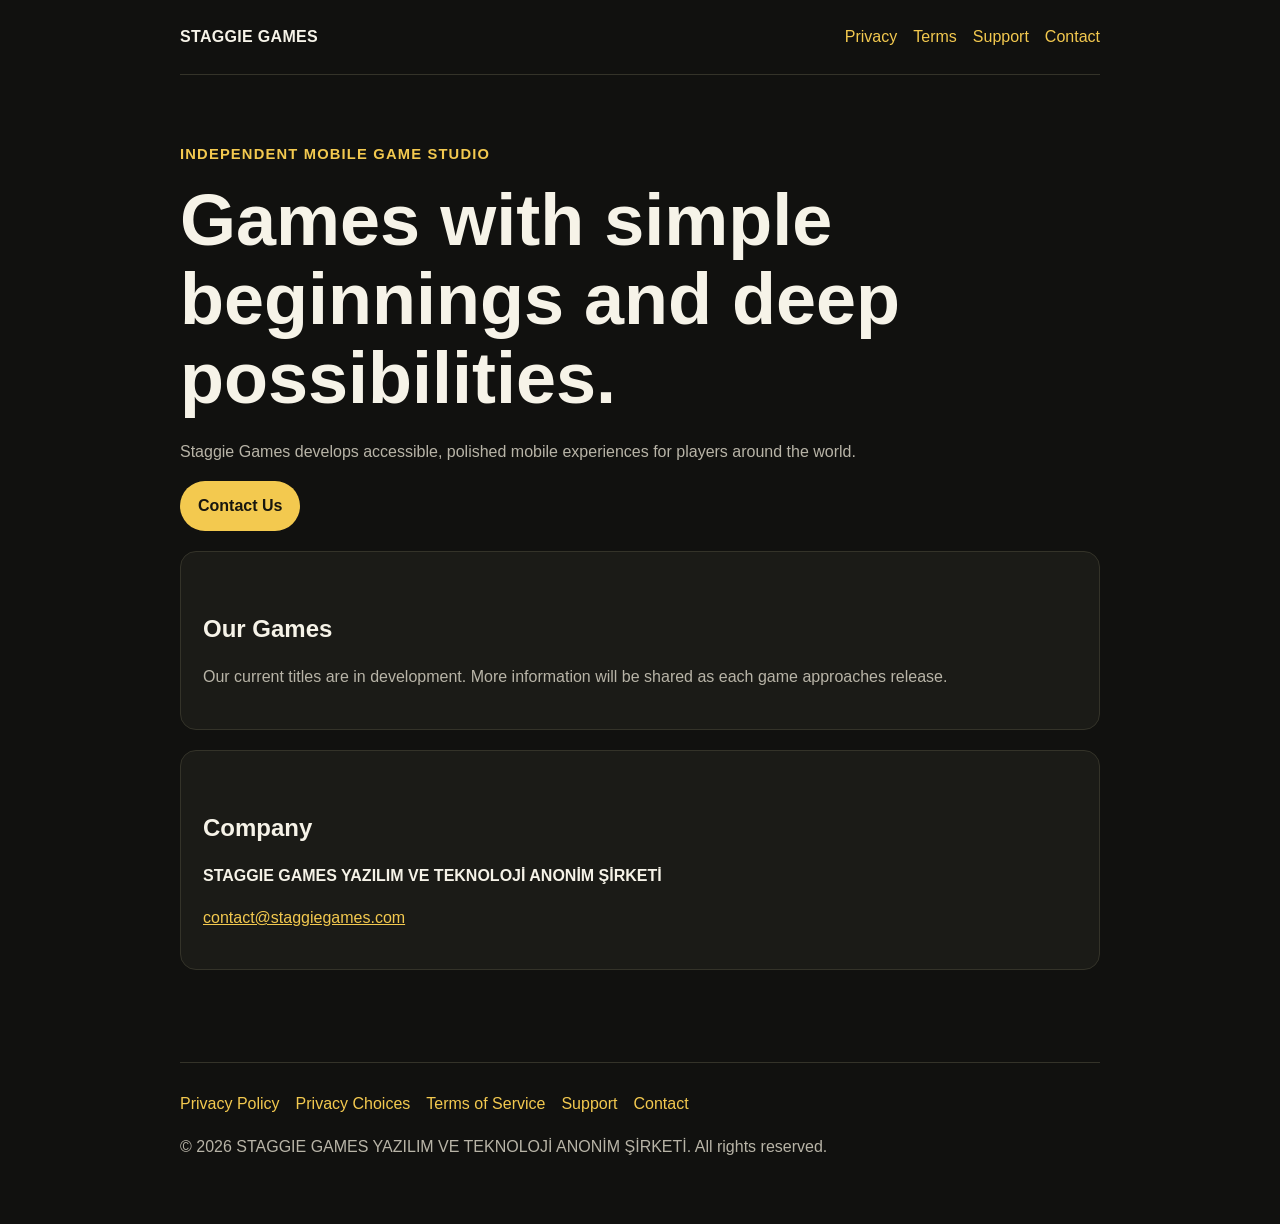
<file: index.html>
<!doctype html>
<html lang="en">
<head>
  <meta charset="utf-8">
  <meta name="viewport" content="width=device-width, initial-scale=1">
  <title>Home | Staggie Games</title>
  <meta name="description" content="Staggie Games mobile game studio.">
  <link rel="stylesheet" href="styles.css">
</head>
<body>

<header>
  <a class="brand" href="index.html">STAGGIE GAMES</a>
  <nav aria-label="Main navigation">
    <a href="privacy.html">Privacy</a>
    <a href="terms.html">Terms</a>
    <a href="support.html">Support</a>
    <a href="contact.html">Contact</a>
  </nav>
</header>

<main>

<section>
  <p class="eyebrow">Independent Mobile Game Studio</p>
  <h1>Games with simple beginnings and deep possibilities.</h1>
  <p>Staggie Games develops accessible, polished mobile experiences for players around the world.</p>
  <p><a class="button" href="mailto:contact@staggiegames.com">Contact Us</a></p>
</section>

<section class="card">
  <h2>Our Games</h2>
  <p>Our current titles are in development. More information will be shared as each game approaches release.</p>
</section>

<section class="card">
  <h2>Company</h2>
  <p><strong>STAGGIE GAMES YAZILIM VE TEKNOLOJİ ANONİM ŞİRKETİ</strong></p>
  <p><a href="mailto:contact@staggiegames.com">contact@staggiegames.com</a></p>
</section>

</main>

<footer>
  <div class="links">
    <a href="privacy.html">Privacy Policy</a>
    <a href="privacy-choices.html">Privacy Choices</a>
    <a href="terms.html">Terms of Service</a>
    <a href="support.html">Support</a>
    <a href="contact.html">Contact</a>
  </div>
  <p>© 2026 STAGGIE GAMES YAZILIM VE TEKNOLOJİ ANONİM ŞİRKETİ. All rights reserved.</p>
</footer>

</body>
</html>
</file>
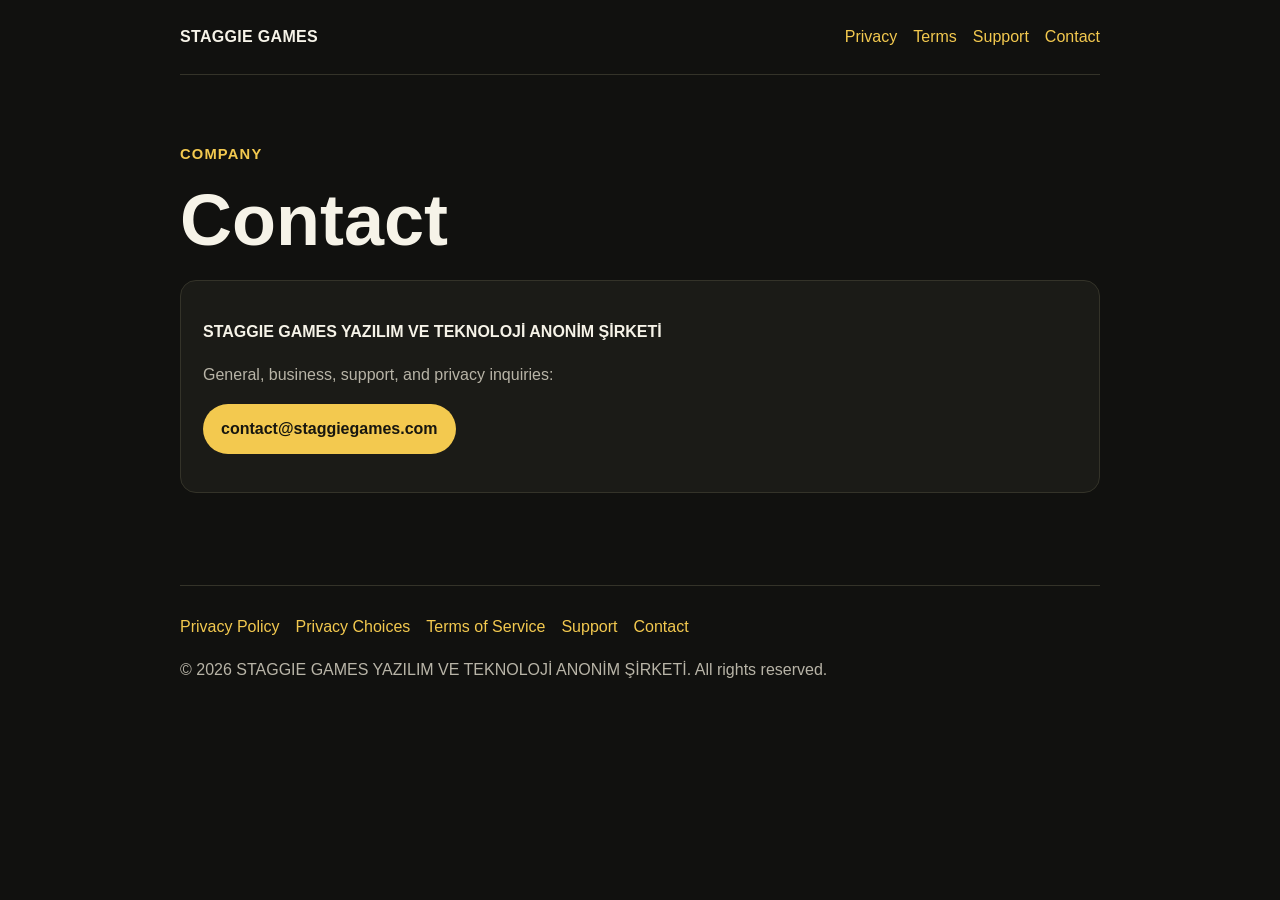
<file: contact.html>
<!doctype html>
<html lang="en">
<head>
  <meta charset="utf-8">
  <meta name="viewport" content="width=device-width, initial-scale=1">
  <title>Contact | Staggie Games</title>
  <meta name="description" content="Contact Staggie Games.">
  <link rel="stylesheet" href="styles.css">
</head>
<body>

<header>
  <a class="brand" href="index.html">STAGGIE GAMES</a>
  <nav aria-label="Main navigation">
    <a href="privacy.html">Privacy</a>
    <a href="terms.html">Terms</a>
    <a href="support.html">Support</a>
    <a href="contact.html">Contact</a>
  </nav>
</header>

<main>

<p class="eyebrow">Company</p>
<h1>Contact</h1>
<section class="card">
  <p><strong>STAGGIE GAMES YAZILIM VE TEKNOLOJİ ANONİM ŞİRKETİ</strong></p>
  <p>General, business, support, and privacy inquiries:</p>
  <p><a class="button" href="mailto:contact@staggiegames.com">contact@staggiegames.com</a></p>
</section>

</main>

<footer>
  <div class="links">
    <a href="privacy.html">Privacy Policy</a>
    <a href="privacy-choices.html">Privacy Choices</a>
    <a href="terms.html">Terms of Service</a>
    <a href="support.html">Support</a>
    <a href="contact.html">Contact</a>
  </div>
  <p>© 2026 STAGGIE GAMES YAZILIM VE TEKNOLOJİ ANONİM ŞİRKETİ. All rights reserved.</p>
</footer>

</body>
</html>
</file>
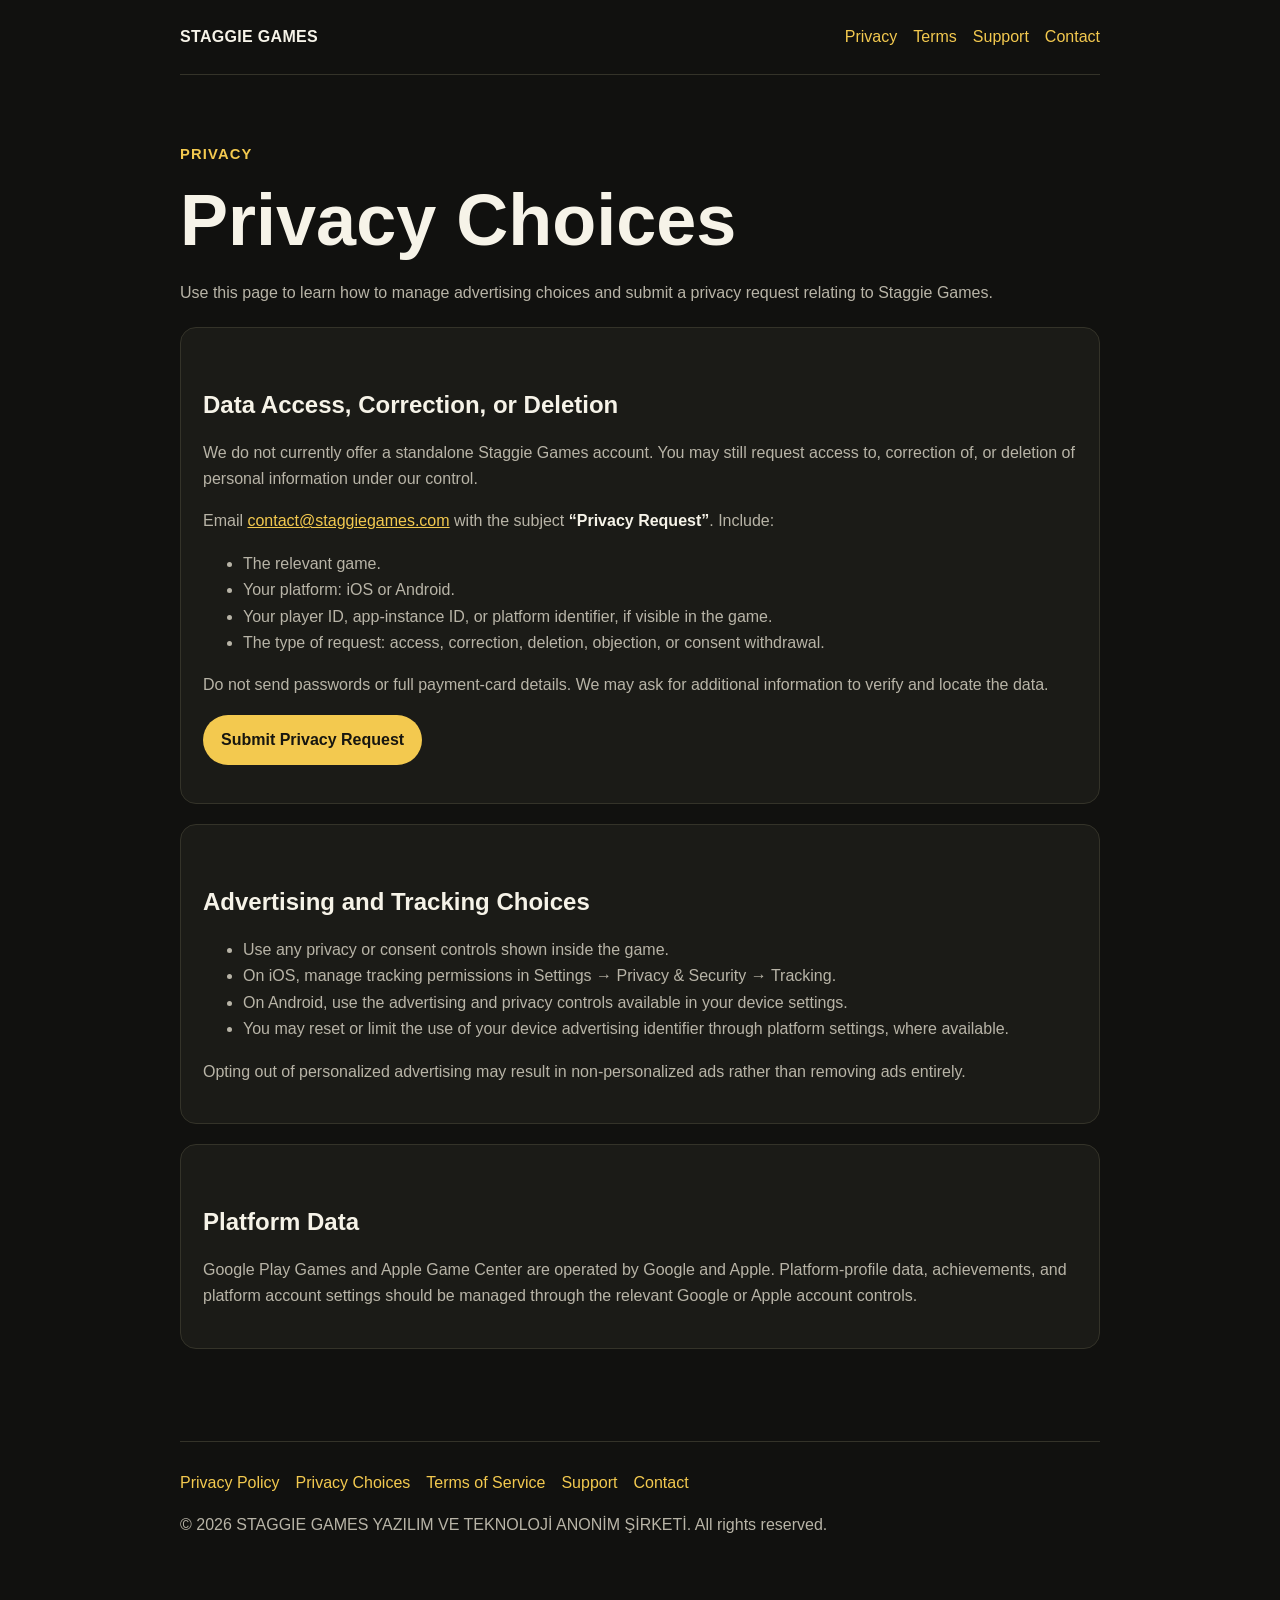
<file: privacy-choices.html>
<!doctype html>
<html lang="en">
<head>
  <meta charset="utf-8">
  <meta name="viewport" content="width=device-width, initial-scale=1">
  <title>Privacy Choices | Staggie Games</title>
  <meta name="description" content="Manage privacy choices and submit data requests to Staggie Games.">
  <link rel="stylesheet" href="styles.css">
</head>
<body>

<header>
  <a class="brand" href="index.html">STAGGIE GAMES</a>
  <nav aria-label="Main navigation">
    <a href="privacy.html">Privacy</a>
    <a href="terms.html">Terms</a>
    <a href="support.html">Support</a>
    <a href="contact.html">Contact</a>
  </nav>
</header>

<main>

<p class="eyebrow">Privacy</p>
<h1>Privacy Choices</h1>
<p>Use this page to learn how to manage advertising choices and submit a privacy request relating to Staggie Games.</p>

<section class="card">
  <h2>Data Access, Correction, or Deletion</h2>
  <p>We do not currently offer a standalone Staggie Games account. You may still request access to, correction of,
  or deletion of personal information under our control.</p>
  <p>Email <a href="mailto:contact@staggiegames.com?subject=Privacy%20Request">contact@staggiegames.com</a> with the subject
  <strong>“Privacy Request”</strong>. Include:</p>
  <ul>
    <li>The relevant game.</li>
    <li>Your platform: iOS or Android.</li>
    <li>Your player ID, app-instance ID, or platform identifier, if visible in the game.</li>
    <li>The type of request: access, correction, deletion, objection, or consent withdrawal.</li>
  </ul>
  <p>Do not send passwords or full payment-card details. We may ask for additional information to verify and locate the data.</p>
  <p><a class="button" href="mailto:contact@staggiegames.com?subject=Privacy%20Request">Submit Privacy Request</a></p>
</section>

<section class="card">
  <h2>Advertising and Tracking Choices</h2>
  <ul>
    <li>Use any privacy or consent controls shown inside the game.</li>
    <li>On iOS, manage tracking permissions in Settings → Privacy &amp; Security → Tracking.</li>
    <li>On Android, use the advertising and privacy controls available in your device settings.</li>
    <li>You may reset or limit the use of your device advertising identifier through platform settings, where available.</li>
  </ul>
  <p>Opting out of personalized advertising may result in non-personalized ads rather than removing ads entirely.</p>
</section>

<section class="card">
  <h2>Platform Data</h2>
  <p>Google Play Games and Apple Game Center are operated by Google and Apple. Platform-profile data, achievements,
  and platform account settings should be managed through the relevant Google or Apple account controls.</p>
</section>

</main>

<footer>
  <div class="links">
    <a href="privacy.html">Privacy Policy</a>
    <a href="privacy-choices.html">Privacy Choices</a>
    <a href="terms.html">Terms of Service</a>
    <a href="support.html">Support</a>
    <a href="contact.html">Contact</a>
  </div>
  <p>© 2026 STAGGIE GAMES YAZILIM VE TEKNOLOJİ ANONİM ŞİRKETİ. All rights reserved.</p>
</footer>

</body>
</html>
</file>
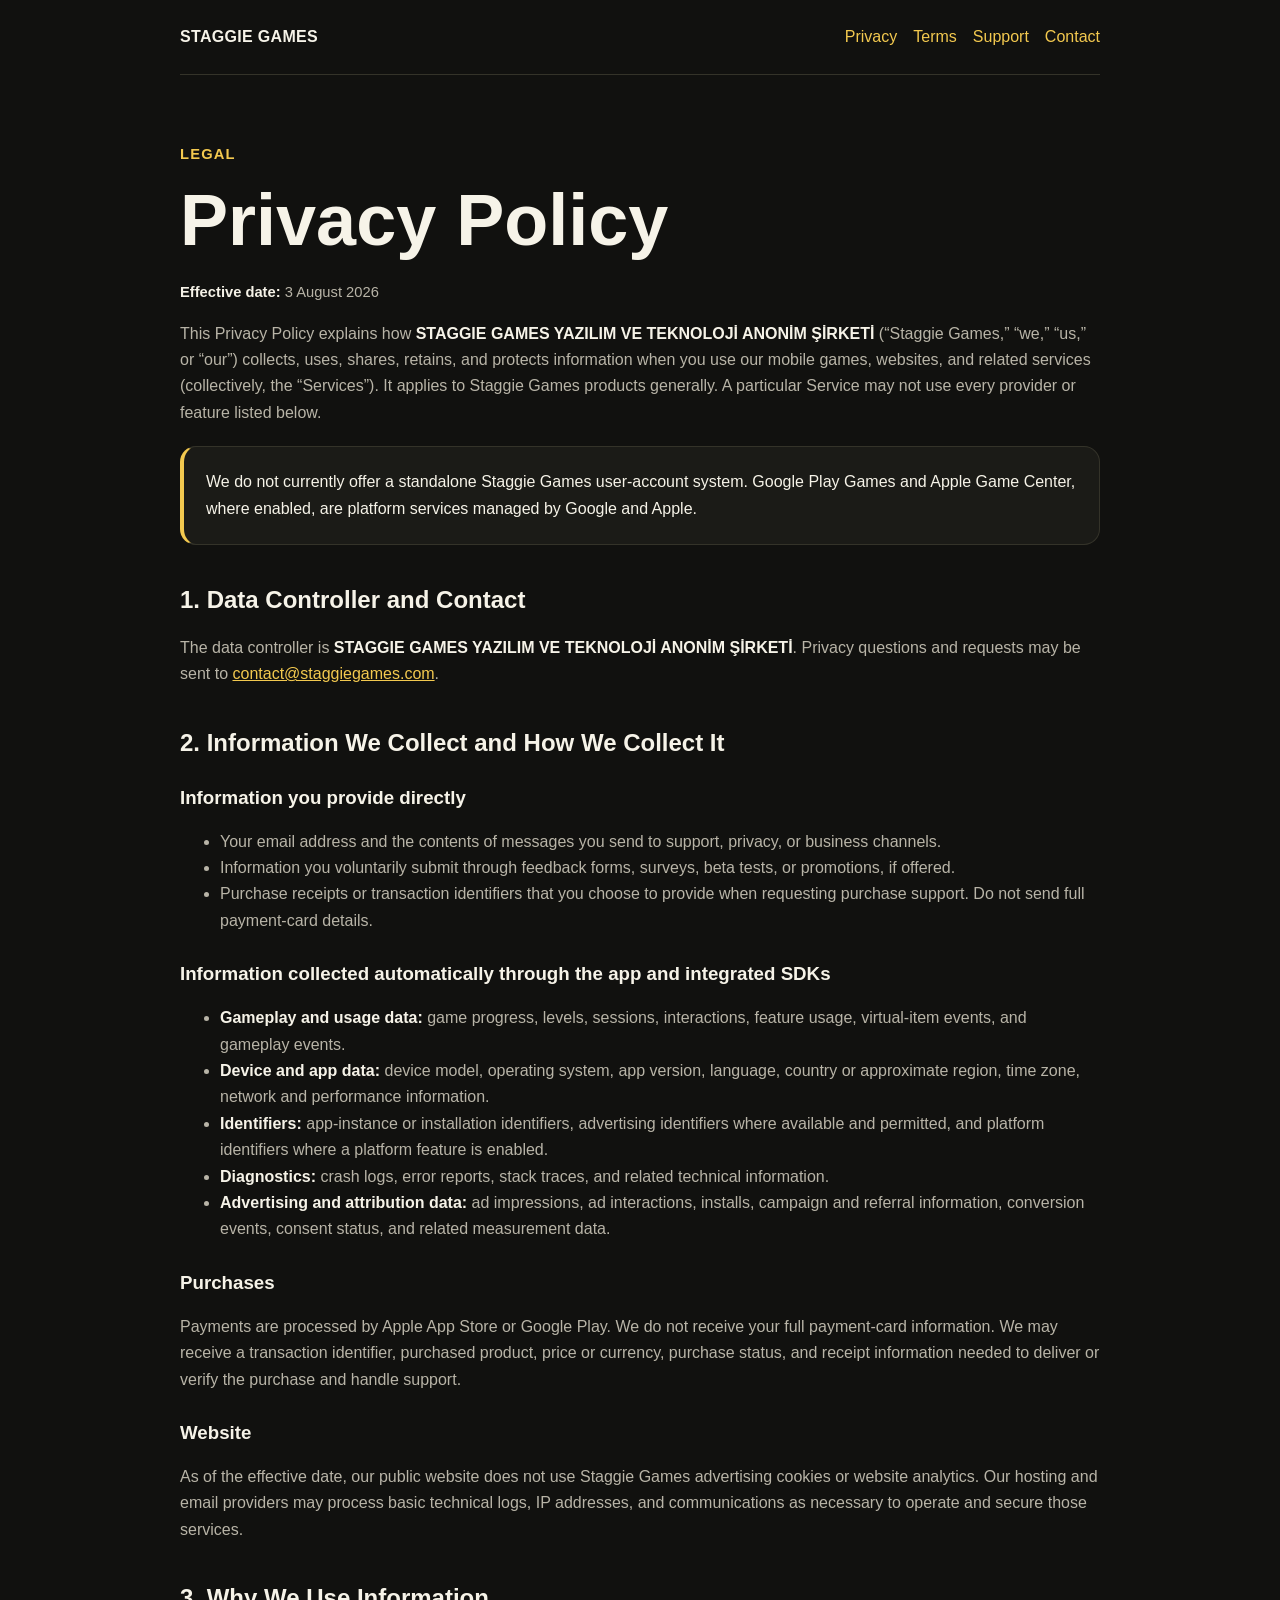
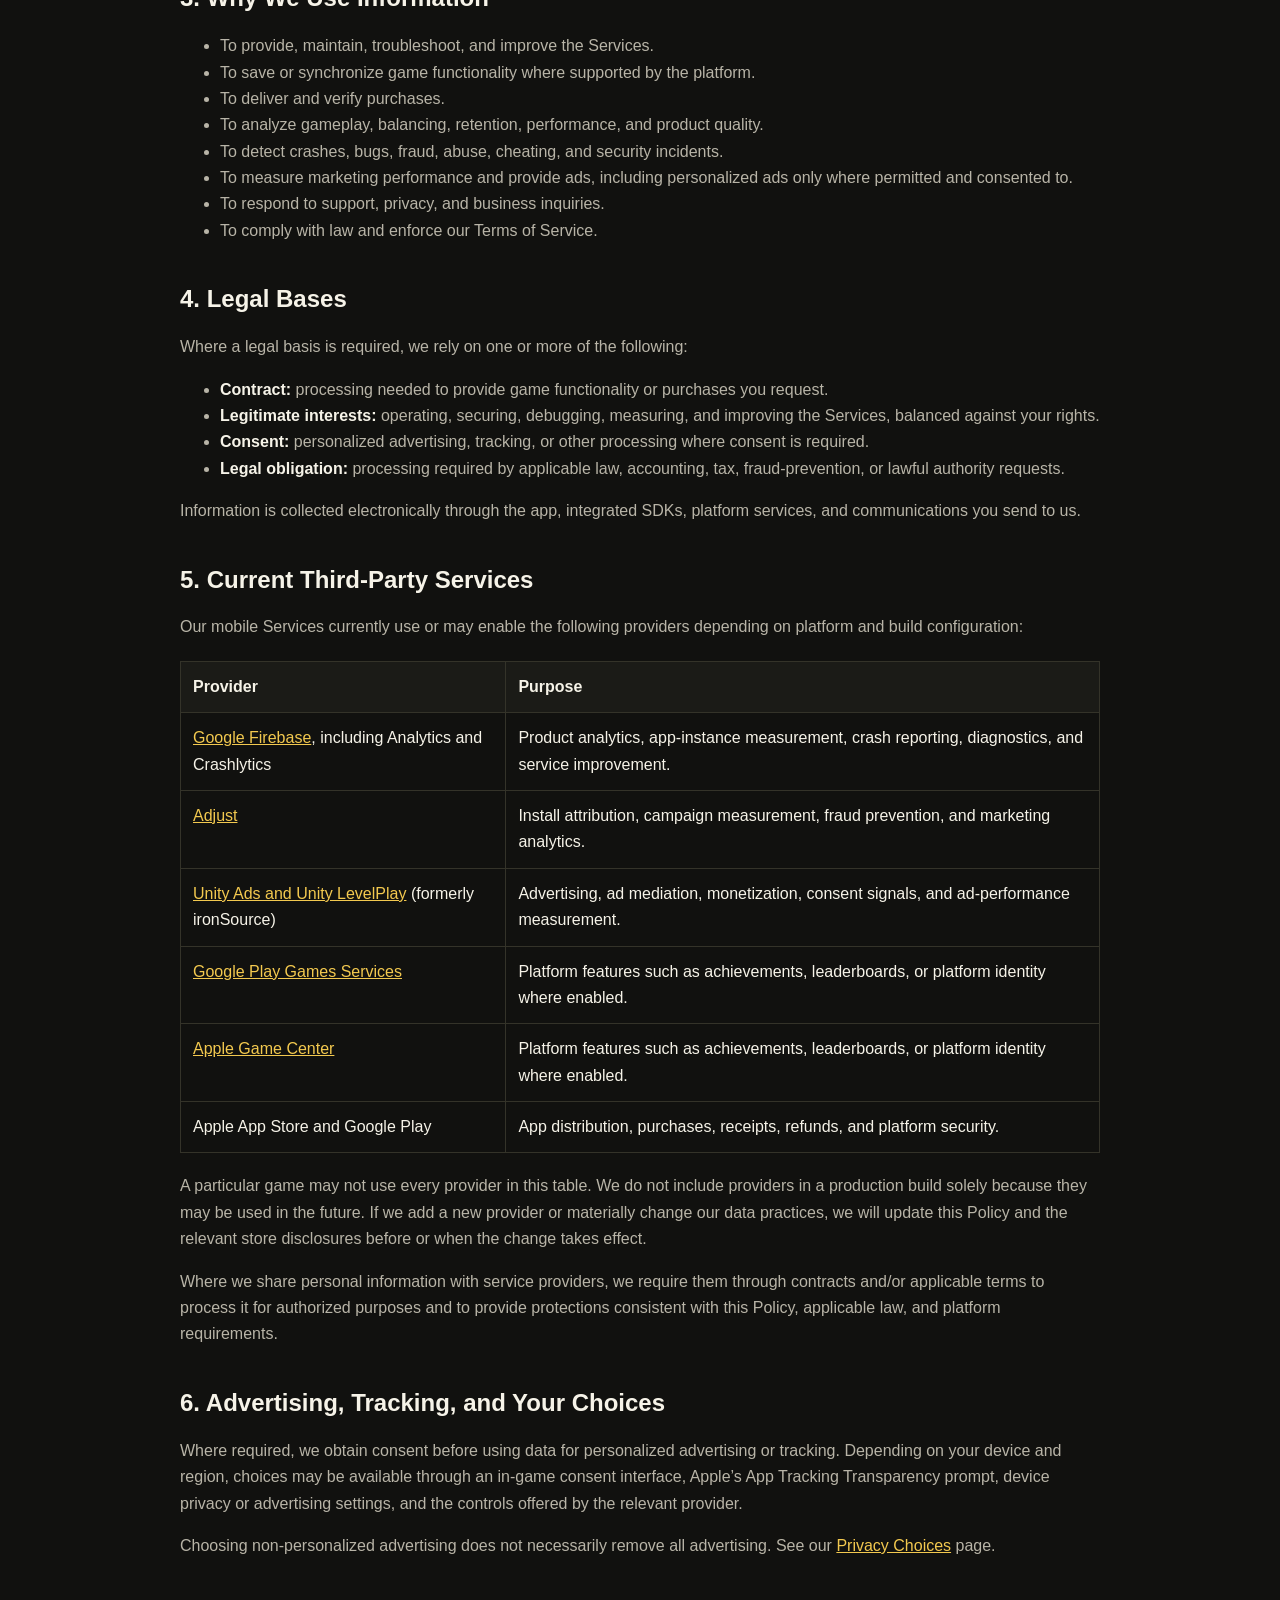
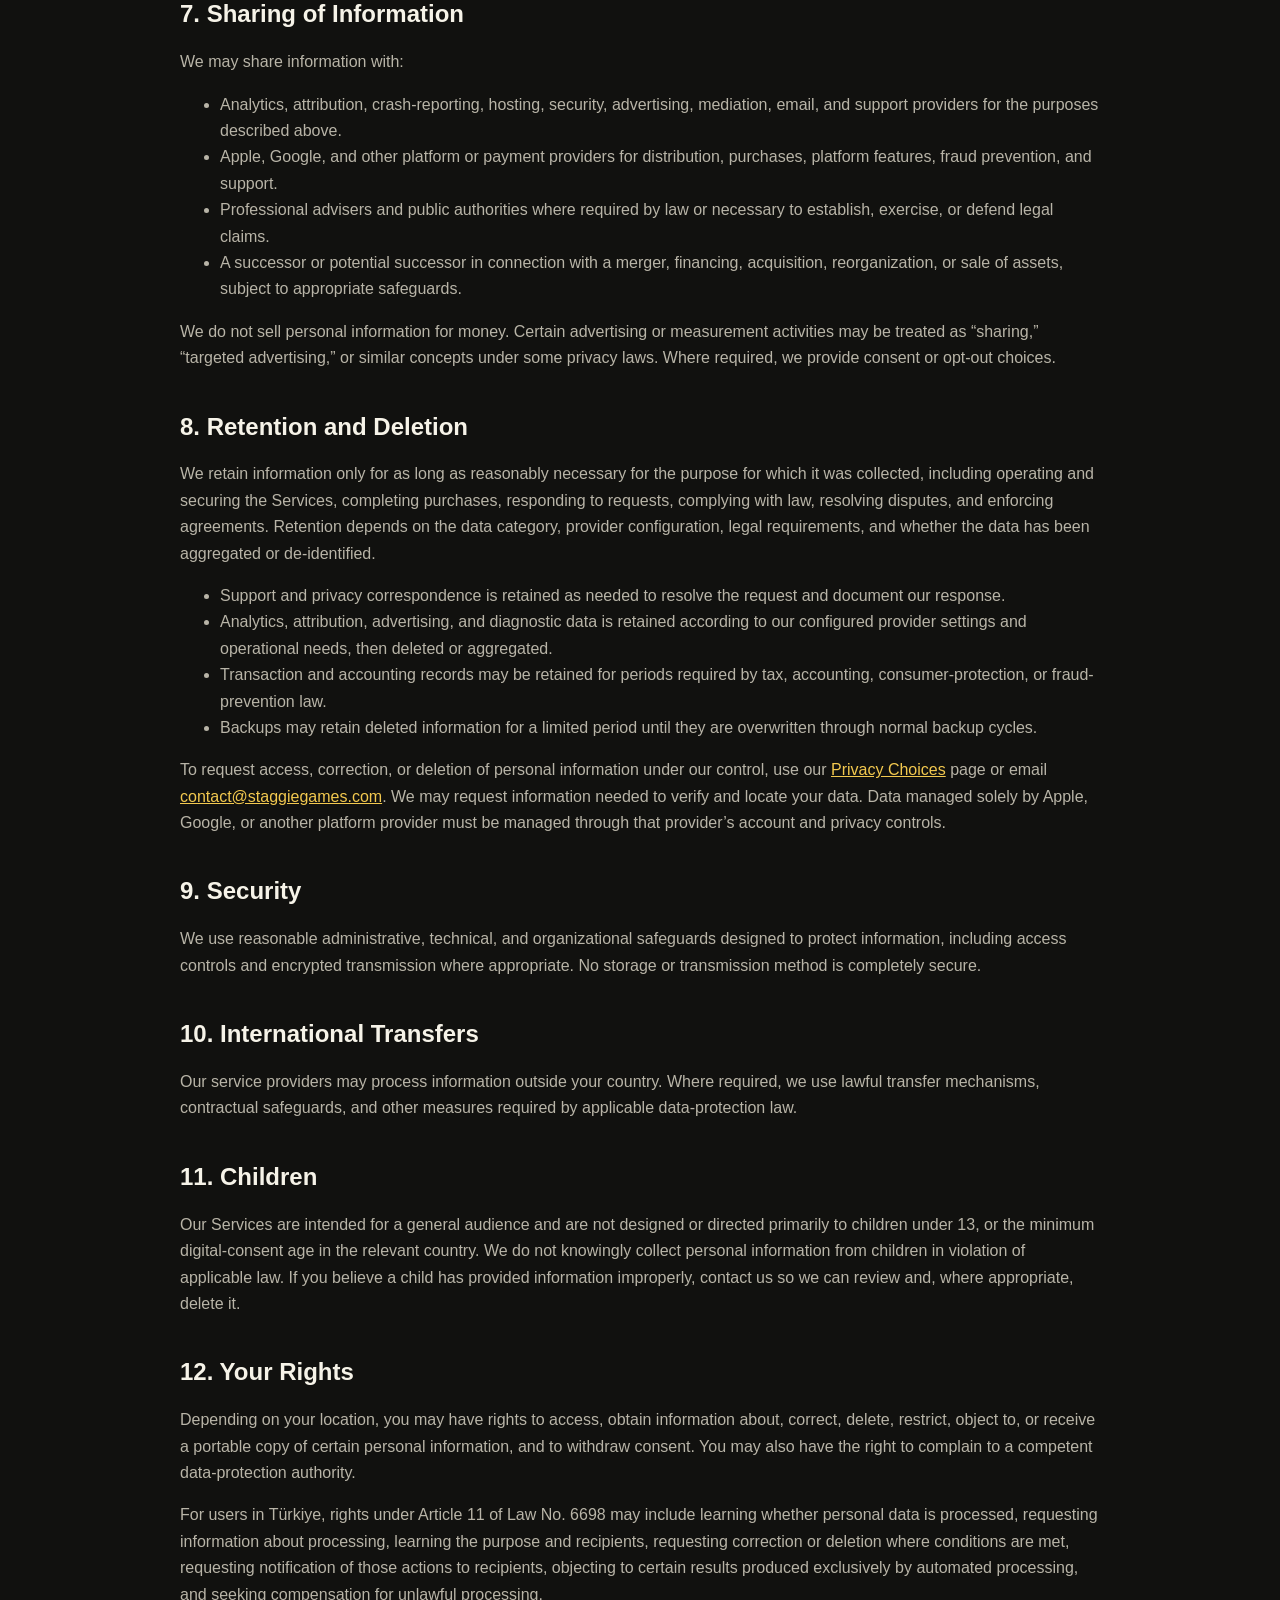
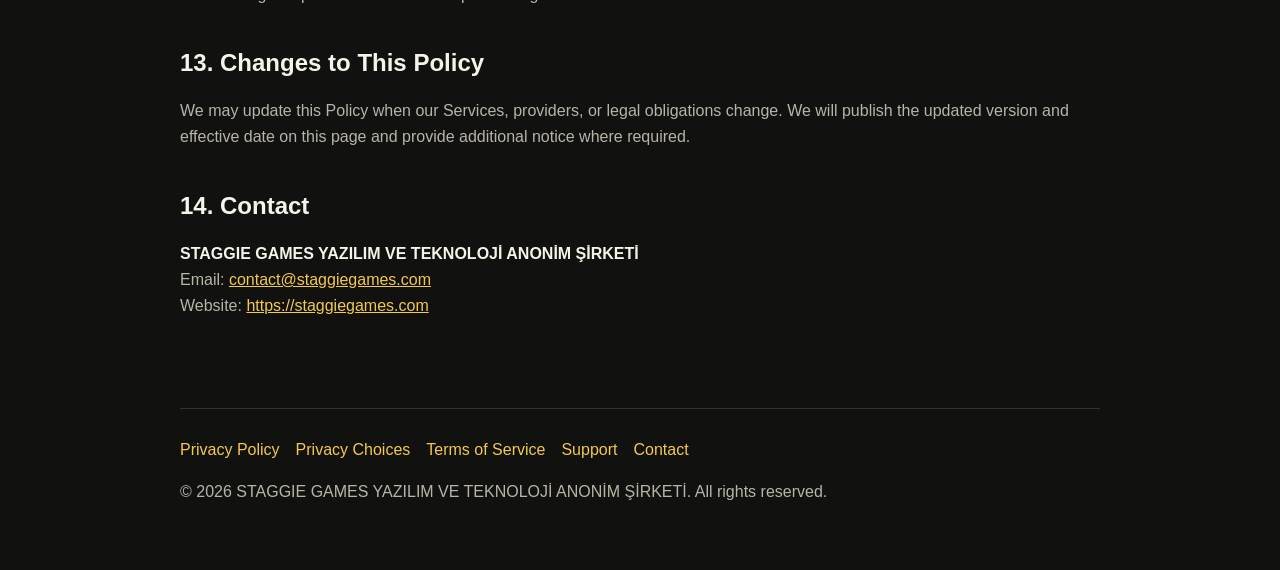
<file: privacy.html>
<!doctype html>
<html lang="en">
<head>
  <meta charset="utf-8">
  <meta name="viewport" content="width=device-width, initial-scale=1">
  <title>Privacy Policy | Staggie Games</title>
  <meta name="description" content="Privacy Policy for Staggie Games products and services.">
  <link rel="stylesheet" href="styles.css">
</head>
<body>

<header>
  <a class="brand" href="index.html">STAGGIE GAMES</a>
  <nav aria-label="Main navigation">
    <a href="privacy.html">Privacy</a>
    <a href="terms.html">Terms</a>
    <a href="support.html">Support</a>
    <a href="contact.html">Contact</a>
  </nav>
</header>

<main>

<p class="eyebrow">Legal</p>
<h1>Privacy Policy</h1>
<p class="meta"><strong>Effective date:</strong> 3 August 2026</p>

<p>This Privacy Policy explains how <strong>STAGGIE GAMES YAZILIM VE TEKNOLOJİ ANONİM ŞİRKETİ</strong>
(“Staggie Games,” “we,” “us,” or “our”) collects, uses, shares, retains, and protects information when you use
our mobile games, websites, and related services (collectively, the “Services”). It applies to Staggie Games
products generally. A particular Service may not use every provider or feature listed below.</p>

<div class="notice">
  We do not currently offer a standalone Staggie Games user-account system. Google Play Games and Apple Game Center,
  where enabled, are platform services managed by Google and Apple.
</div>

<h2>1. Data Controller and Contact</h2>
<p>The data controller is <strong>STAGGIE GAMES YAZILIM VE TEKNOLOJİ ANONİM ŞİRKETİ</strong>. Privacy questions and requests may be sent to
<a href="mailto:contact@staggiegames.com">contact@staggiegames.com</a>.</p>

<h2>2. Information We Collect and How We Collect It</h2>

<h3>Information you provide directly</h3>
<ul>
  <li>Your email address and the contents of messages you send to support, privacy, or business channels.</li>
  <li>Information you voluntarily submit through feedback forms, surveys, beta tests, or promotions, if offered.</li>
  <li>Purchase receipts or transaction identifiers that you choose to provide when requesting purchase support. Do not send full payment-card details.</li>
</ul>

<h3>Information collected automatically through the app and integrated SDKs</h3>
<ul>
  <li><strong>Gameplay and usage data:</strong> game progress, levels, sessions, interactions, feature usage, virtual-item events, and gameplay events.</li>
  <li><strong>Device and app data:</strong> device model, operating system, app version, language, country or approximate region, time zone, network and performance information.</li>
  <li><strong>Identifiers:</strong> app-instance or installation identifiers, advertising identifiers where available and permitted, and platform identifiers where a platform feature is enabled.</li>
  <li><strong>Diagnostics:</strong> crash logs, error reports, stack traces, and related technical information.</li>
  <li><strong>Advertising and attribution data:</strong> ad impressions, ad interactions, installs, campaign and referral information, conversion events, consent status, and related measurement data.</li>
</ul>

<h3>Purchases</h3>
<p>Payments are processed by Apple App Store or Google Play. We do not receive your full payment-card information.
We may receive a transaction identifier, purchased product, price or currency, purchase status, and receipt information
needed to deliver or verify the purchase and handle support.</p>

<h3>Website</h3>
<p>As of the effective date, our public website does not use Staggie Games advertising cookies or website analytics.
Our hosting and email providers may process basic technical logs, IP addresses, and communications as necessary to
operate and secure those services.</p>

<h2>3. Why We Use Information</h2>
<ul>
  <li>To provide, maintain, troubleshoot, and improve the Services.</li>
  <li>To save or synchronize game functionality where supported by the platform.</li>
  <li>To deliver and verify purchases.</li>
  <li>To analyze gameplay, balancing, retention, performance, and product quality.</li>
  <li>To detect crashes, bugs, fraud, abuse, cheating, and security incidents.</li>
  <li>To measure marketing performance and provide ads, including personalized ads only where permitted and consented to.</li>
  <li>To respond to support, privacy, and business inquiries.</li>
  <li>To comply with law and enforce our Terms of Service.</li>
</ul>

<h2>4. Legal Bases</h2>
<p>Where a legal basis is required, we rely on one or more of the following:</p>
<ul>
  <li><strong>Contract:</strong> processing needed to provide game functionality or purchases you request.</li>
  <li><strong>Legitimate interests:</strong> operating, securing, debugging, measuring, and improving the Services, balanced against your rights.</li>
  <li><strong>Consent:</strong> personalized advertising, tracking, or other processing where consent is required.</li>
  <li><strong>Legal obligation:</strong> processing required by applicable law, accounting, tax, fraud-prevention, or lawful authority requests.</li>
</ul>
<p>Information is collected electronically through the app, integrated SDKs, platform services, and communications you send to us.</p>

<h2>5. Current Third-Party Services</h2>
<p>Our mobile Services currently use or may enable the following providers depending on platform and build configuration:</p>
<table>
  <thead>
    <tr><th>Provider</th><th>Purpose</th></tr>
  </thead>
  <tbody>
    <tr>
      <td><a href="https://firebase.google.com/support/privacy">Google Firebase</a>, including Analytics and Crashlytics</td>
      <td>Product analytics, app-instance measurement, crash reporting, diagnostics, and service improvement.</td>
    </tr>
    <tr>
      <td><a href="https://www.adjust.com/terms/privacy-policy/">Adjust</a></td>
      <td>Install attribution, campaign measurement, fraud prevention, and marketing analytics.</td>
    </tr>
    <tr>
      <td><a href="https://unity.com/legal/privacy-policy">Unity Ads and Unity LevelPlay</a> (formerly ironSource)</td>
      <td>Advertising, ad mediation, monetization, consent signals, and ad-performance measurement.</td>
    </tr>
    <tr>
      <td><a href="https://policies.google.com/privacy">Google Play Games Services</a></td>
      <td>Platform features such as achievements, leaderboards, or platform identity where enabled.</td>
    </tr>
    <tr>
      <td><a href="https://www.apple.com/legal/privacy/">Apple Game Center</a></td>
      <td>Platform features such as achievements, leaderboards, or platform identity where enabled.</td>
    </tr>
    <tr>
      <td>Apple App Store and Google Play</td>
      <td>App distribution, purchases, receipts, refunds, and platform security.</td>
    </tr>
  </tbody>
</table>

<p>A particular game may not use every provider in this table. We do not include providers in a production build solely
because they may be used in the future. If we add a new provider or materially change our data practices, we will update
this Policy and the relevant store disclosures before or when the change takes effect.</p>

<p>Where we share personal information with service providers, we require them through contracts and/or applicable terms
to process it for authorized purposes and to provide protections consistent with this Policy, applicable law, and platform requirements.</p>

<h2>6. Advertising, Tracking, and Your Choices</h2>
<p>Where required, we obtain consent before using data for personalized advertising or tracking. Depending on your device
and region, choices may be available through an in-game consent interface, Apple’s App Tracking Transparency prompt,
device privacy or advertising settings, and the controls offered by the relevant provider.</p>
<p>Choosing non-personalized advertising does not necessarily remove all advertising. See our
<a href="privacy-choices.html">Privacy Choices</a> page.</p>

<h2>7. Sharing of Information</h2>
<p>We may share information with:</p>
<ul>
  <li>Analytics, attribution, crash-reporting, hosting, security, advertising, mediation, email, and support providers for the purposes described above.</li>
  <li>Apple, Google, and other platform or payment providers for distribution, purchases, platform features, fraud prevention, and support.</li>
  <li>Professional advisers and public authorities where required by law or necessary to establish, exercise, or defend legal claims.</li>
  <li>A successor or potential successor in connection with a merger, financing, acquisition, reorganization, or sale of assets, subject to appropriate safeguards.</li>
</ul>
<p>We do not sell personal information for money. Certain advertising or measurement activities may be treated as
“sharing,” “targeted advertising,” or similar concepts under some privacy laws. Where required, we provide consent or opt-out choices.</p>

<h2>8. Retention and Deletion</h2>
<p>We retain information only for as long as reasonably necessary for the purpose for which it was collected, including
operating and securing the Services, completing purchases, responding to requests, complying with law, resolving disputes,
and enforcing agreements. Retention depends on the data category, provider configuration, legal requirements, and whether
the data has been aggregated or de-identified.</p>
<ul>
  <li>Support and privacy correspondence is retained as needed to resolve the request and document our response.</li>
  <li>Analytics, attribution, advertising, and diagnostic data is retained according to our configured provider settings and operational needs, then deleted or aggregated.</li>
  <li>Transaction and accounting records may be retained for periods required by tax, accounting, consumer-protection, or fraud-prevention law.</li>
  <li>Backups may retain deleted information for a limited period until they are overwritten through normal backup cycles.</li>
</ul>
<p>To request access, correction, or deletion of personal information under our control, use our
<a href="privacy-choices.html">Privacy Choices</a> page or email <a href="mailto:contact@staggiegames.com">contact@staggiegames.com</a>.
We may request information needed to verify and locate your data. Data managed solely by Apple, Google, or another
platform provider must be managed through that provider’s account and privacy controls.</p>

<h2>9. Security</h2>
<p>We use reasonable administrative, technical, and organizational safeguards designed to protect information,
including access controls and encrypted transmission where appropriate. No storage or transmission method is completely secure.</p>

<h2>10. International Transfers</h2>
<p>Our service providers may process information outside your country. Where required, we use lawful transfer mechanisms,
contractual safeguards, and other measures required by applicable data-protection law.</p>

<h2>11. Children</h2>
<p>Our Services are intended for a general audience and are not designed or directed primarily to children under 13,
or the minimum digital-consent age in the relevant country. We do not knowingly collect personal information from children
in violation of applicable law. If you believe a child has provided information improperly, contact us so we can review and,
where appropriate, delete it.</p>

<h2>12. Your Rights</h2>
<p>Depending on your location, you may have rights to access, obtain information about, correct, delete, restrict, object to,
or receive a portable copy of certain personal information, and to withdraw consent. You may also have the right to complain
to a competent data-protection authority.</p>

<p>For users in Türkiye, rights under Article 11 of Law No. 6698 may include learning whether personal data is processed,
requesting information about processing, learning the purpose and recipients, requesting correction or deletion where conditions
are met, requesting notification of those actions to recipients, objecting to certain results produced exclusively by automated
processing, and seeking compensation for unlawful processing.</p>

<h2>13. Changes to This Policy</h2>
<p>We may update this Policy when our Services, providers, or legal obligations change. We will publish the updated version
and effective date on this page and provide additional notice where required.</p>

<h2>14. Contact</h2>
<p><strong>STAGGIE GAMES YAZILIM VE TEKNOLOJİ ANONİM ŞİRKETİ</strong><br>
Email: <a href="mailto:contact@staggiegames.com">contact@staggiegames.com</a><br>
Website: <a href="https://staggiegames.com">https://staggiegames.com</a></p>

</main>

<footer>
  <div class="links">
    <a href="privacy.html">Privacy Policy</a>
    <a href="privacy-choices.html">Privacy Choices</a>
    <a href="terms.html">Terms of Service</a>
    <a href="support.html">Support</a>
    <a href="contact.html">Contact</a>
  </div>
  <p>© 2026 STAGGIE GAMES YAZILIM VE TEKNOLOJİ ANONİM ŞİRKETİ. All rights reserved.</p>
</footer>

</body>
</html>
</file>
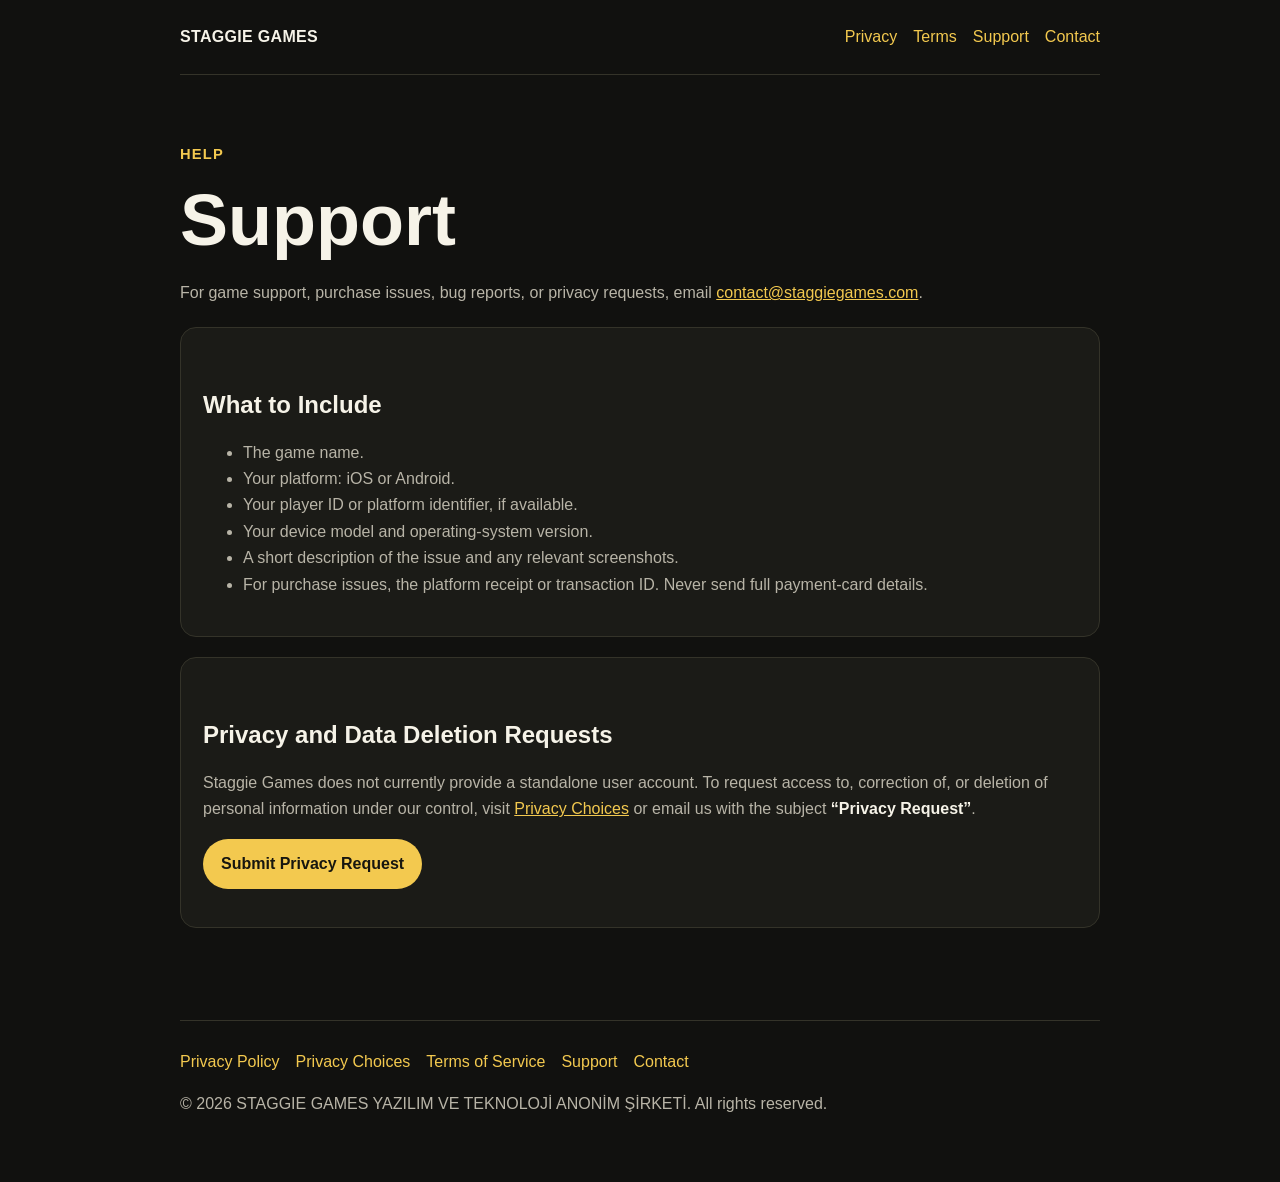
<file: support.html>
<!doctype html>
<html lang="en">
<head>
  <meta charset="utf-8">
  <meta name="viewport" content="width=device-width, initial-scale=1">
  <title>Support | Staggie Games</title>
  <meta name="description" content="Support and privacy request information for Staggie Games.">
  <link rel="stylesheet" href="styles.css">
</head>
<body>

<header>
  <a class="brand" href="index.html">STAGGIE GAMES</a>
  <nav aria-label="Main navigation">
    <a href="privacy.html">Privacy</a>
    <a href="terms.html">Terms</a>
    <a href="support.html">Support</a>
    <a href="contact.html">Contact</a>
  </nav>
</header>

<main>

<p class="eyebrow">Help</p>
<h1>Support</h1>
<p>For game support, purchase issues, bug reports, or privacy requests, email
<a href="mailto:contact@staggiegames.com">contact@staggiegames.com</a>.</p>

<section class="card">
  <h2>What to Include</h2>
  <ul>
    <li>The game name.</li>
    <li>Your platform: iOS or Android.</li>
    <li>Your player ID or platform identifier, if available.</li>
    <li>Your device model and operating-system version.</li>
    <li>A short description of the issue and any relevant screenshots.</li>
    <li>For purchase issues, the platform receipt or transaction ID. Never send full payment-card details.</li>
  </ul>
</section>

<section class="card" id="privacy-request">
  <h2>Privacy and Data Deletion Requests</h2>
  <p>Staggie Games does not currently provide a standalone user account. To request access to, correction of,
  or deletion of personal information under our control, visit <a href="privacy-choices.html">Privacy Choices</a>
  or email us with the subject <strong>“Privacy Request”</strong>.</p>
  <p><a class="button" href="mailto:contact@staggiegames.com?subject=Privacy%20Request">Submit Privacy Request</a></p>
</section>

</main>

<footer>
  <div class="links">
    <a href="privacy.html">Privacy Policy</a>
    <a href="privacy-choices.html">Privacy Choices</a>
    <a href="terms.html">Terms of Service</a>
    <a href="support.html">Support</a>
    <a href="contact.html">Contact</a>
  </div>
  <p>© 2026 STAGGIE GAMES YAZILIM VE TEKNOLOJİ ANONİM ŞİRKETİ. All rights reserved.</p>
</footer>

</body>
</html>
</file>
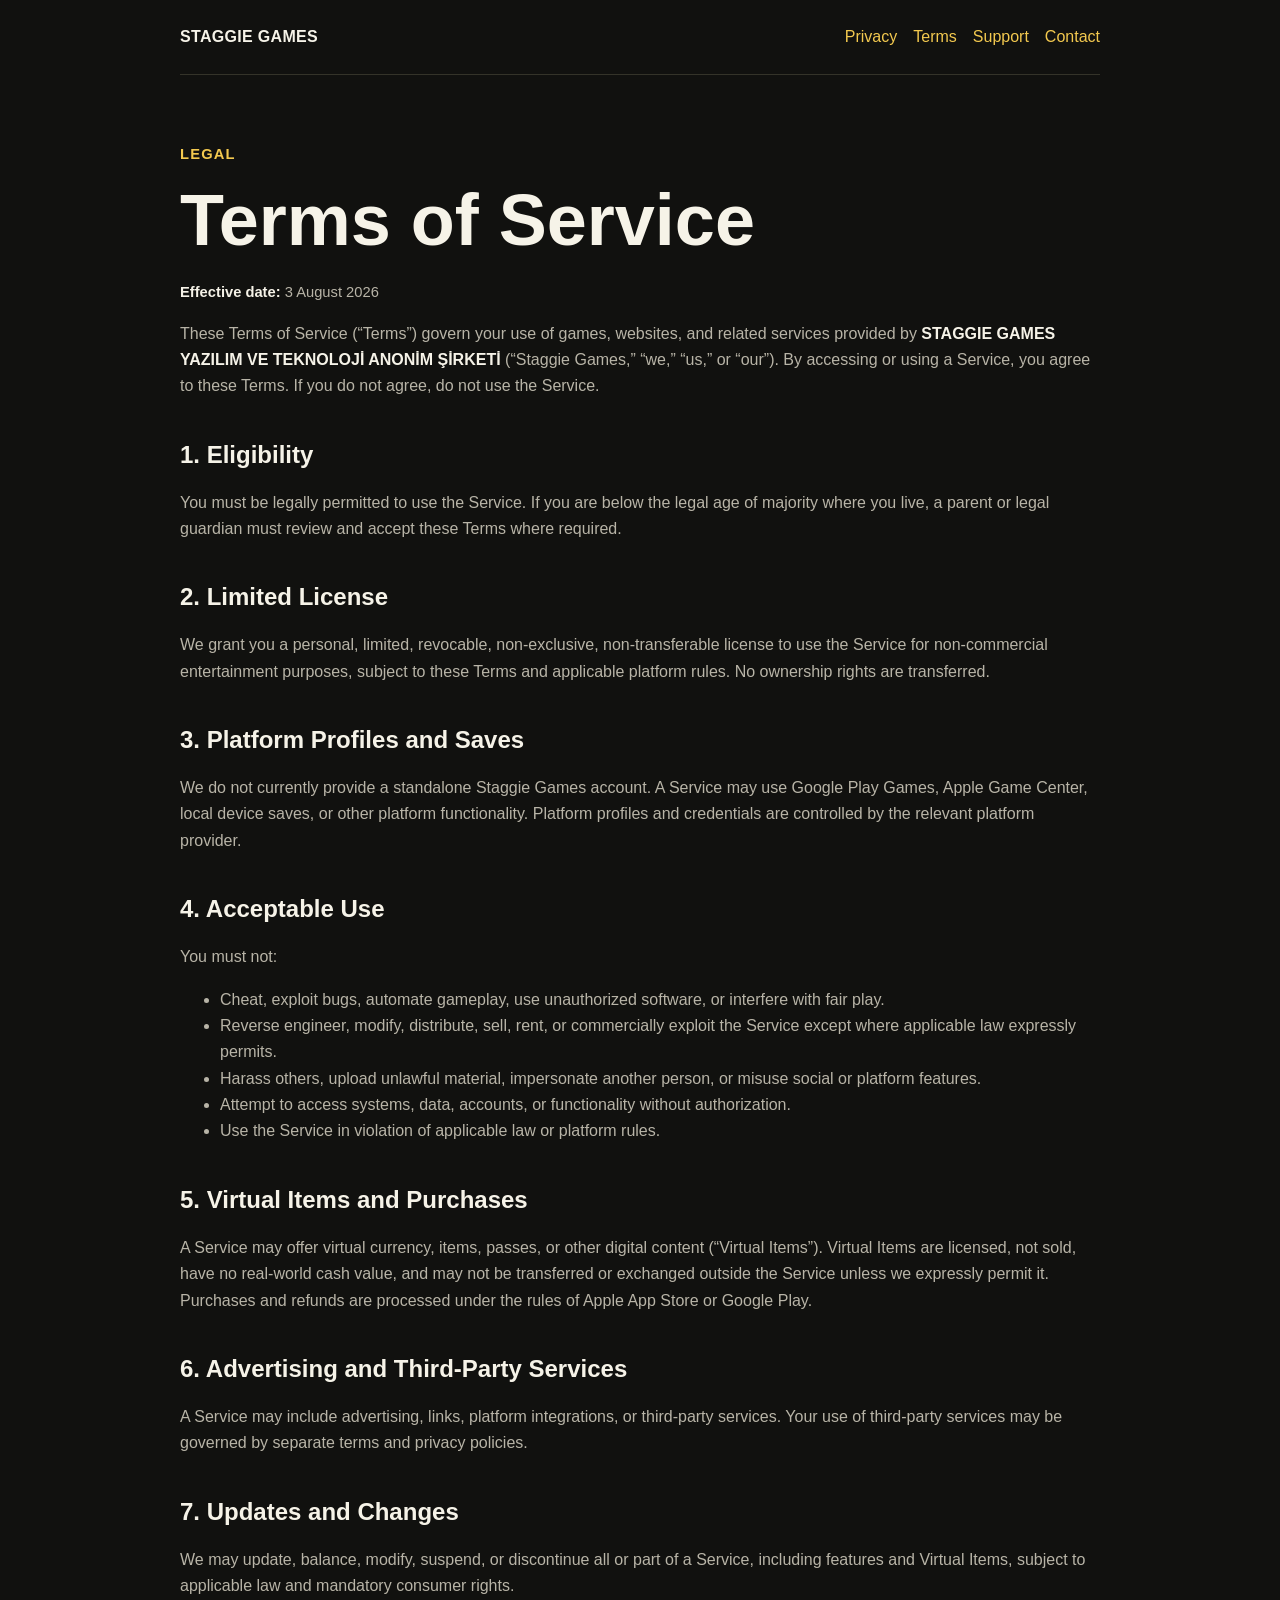
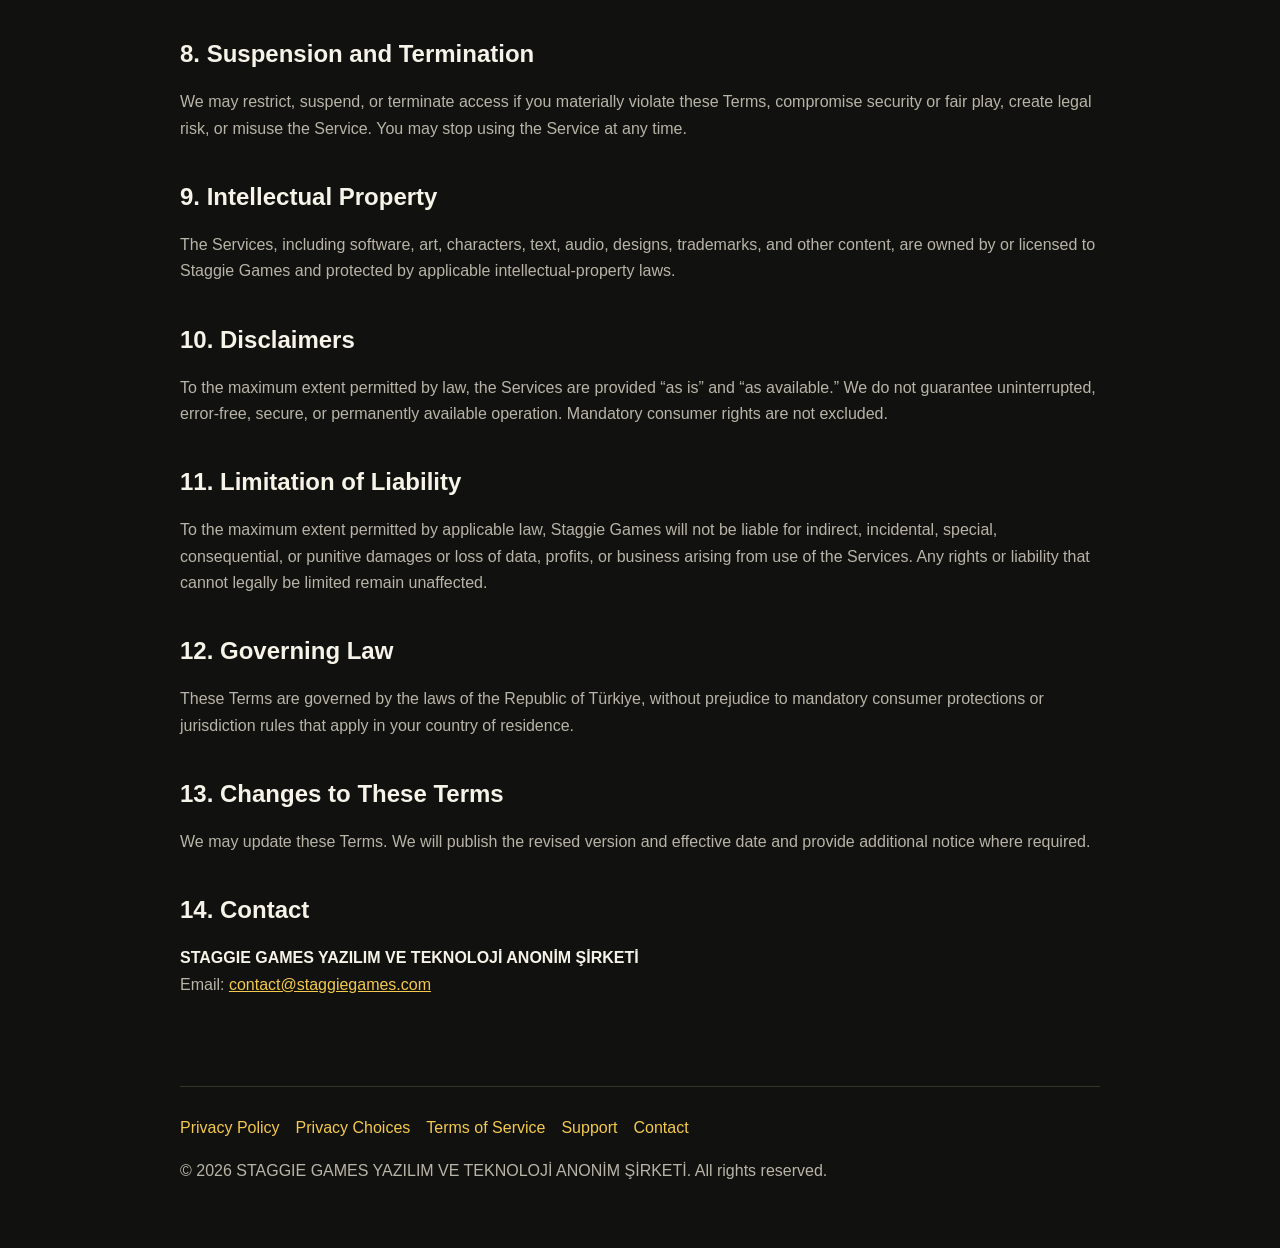
<file: terms.html>
<!doctype html>
<html lang="en">
<head>
  <meta charset="utf-8">
  <meta name="viewport" content="width=device-width, initial-scale=1">
  <title>Terms of Service | Staggie Games</title>
  <meta name="description" content="Terms of Service for Staggie Games products and services.">
  <link rel="stylesheet" href="styles.css">
</head>
<body>

<header>
  <a class="brand" href="index.html">STAGGIE GAMES</a>
  <nav aria-label="Main navigation">
    <a href="privacy.html">Privacy</a>
    <a href="terms.html">Terms</a>
    <a href="support.html">Support</a>
    <a href="contact.html">Contact</a>
  </nav>
</header>

<main>

<p class="eyebrow">Legal</p>
<h1>Terms of Service</h1>
<p class="meta"><strong>Effective date:</strong> 3 August 2026</p>

<p>These Terms of Service (“Terms”) govern your use of games, websites, and related services provided by
<strong>STAGGIE GAMES YAZILIM VE TEKNOLOJİ ANONİM ŞİRKETİ</strong> (“Staggie Games,” “we,” “us,” or “our”). By accessing or using a Service,
you agree to these Terms. If you do not agree, do not use the Service.</p>

<h2>1. Eligibility</h2>
<p>You must be legally permitted to use the Service. If you are below the legal age of majority where you live,
a parent or legal guardian must review and accept these Terms where required.</p>

<h2>2. Limited License</h2>
<p>We grant you a personal, limited, revocable, non-exclusive, non-transferable license to use the Service for
non-commercial entertainment purposes, subject to these Terms and applicable platform rules. No ownership rights are transferred.</p>

<h2>3. Platform Profiles and Saves</h2>
<p>We do not currently provide a standalone Staggie Games account. A Service may use Google Play Games, Apple Game Center,
local device saves, or other platform functionality. Platform profiles and credentials are controlled by the relevant platform provider.</p>

<h2>4. Acceptable Use</h2>
<p>You must not:</p>
<ul>
  <li>Cheat, exploit bugs, automate gameplay, use unauthorized software, or interfere with fair play.</li>
  <li>Reverse engineer, modify, distribute, sell, rent, or commercially exploit the Service except where applicable law expressly permits.</li>
  <li>Harass others, upload unlawful material, impersonate another person, or misuse social or platform features.</li>
  <li>Attempt to access systems, data, accounts, or functionality without authorization.</li>
  <li>Use the Service in violation of applicable law or platform rules.</li>
</ul>

<h2>5. Virtual Items and Purchases</h2>
<p>A Service may offer virtual currency, items, passes, or other digital content (“Virtual Items”). Virtual Items are licensed,
not sold, have no real-world cash value, and may not be transferred or exchanged outside the Service unless we expressly permit it.
Purchases and refunds are processed under the rules of Apple App Store or Google Play.</p>

<h2>6. Advertising and Third-Party Services</h2>
<p>A Service may include advertising, links, platform integrations, or third-party services. Your use of third-party services
may be governed by separate terms and privacy policies.</p>

<h2>7. Updates and Changes</h2>
<p>We may update, balance, modify, suspend, or discontinue all or part of a Service, including features and Virtual Items,
subject to applicable law and mandatory consumer rights.</p>

<h2>8. Suspension and Termination</h2>
<p>We may restrict, suspend, or terminate access if you materially violate these Terms, compromise security or fair play,
create legal risk, or misuse the Service. You may stop using the Service at any time.</p>

<h2>9. Intellectual Property</h2>
<p>The Services, including software, art, characters, text, audio, designs, trademarks, and other content, are owned by or
licensed to Staggie Games and protected by applicable intellectual-property laws.</p>

<h2>10. Disclaimers</h2>
<p>To the maximum extent permitted by law, the Services are provided “as is” and “as available.” We do not guarantee
uninterrupted, error-free, secure, or permanently available operation. Mandatory consumer rights are not excluded.</p>

<h2>11. Limitation of Liability</h2>
<p>To the maximum extent permitted by applicable law, Staggie Games will not be liable for indirect, incidental, special,
consequential, or punitive damages or loss of data, profits, or business arising from use of the Services. Any rights or liability
that cannot legally be limited remain unaffected.</p>

<h2>12. Governing Law</h2>
<p>These Terms are governed by the laws of the Republic of Türkiye, without prejudice to mandatory consumer protections
or jurisdiction rules that apply in your country of residence.</p>

<h2>13. Changes to These Terms</h2>
<p>We may update these Terms. We will publish the revised version and effective date and provide additional notice where required.</p>

<h2>14. Contact</h2>
<p><strong>STAGGIE GAMES YAZILIM VE TEKNOLOJİ ANONİM ŞİRKETİ</strong><br>
Email: <a href="mailto:contact@staggiegames.com">contact@staggiegames.com</a></p>

</main>

<footer>
  <div class="links">
    <a href="privacy.html">Privacy Policy</a>
    <a href="privacy-choices.html">Privacy Choices</a>
    <a href="terms.html">Terms of Service</a>
    <a href="support.html">Support</a>
    <a href="contact.html">Contact</a>
  </div>
  <p>© 2026 STAGGIE GAMES YAZILIM VE TEKNOLOJİ ANONİM ŞİRKETİ. All rights reserved.</p>
</footer>

</body>
</html>
</file>
<file: styles.css>
:root {
  --bg: #11110f;
  --surface: #1b1b17;
  --text: #f6f3e8;
  --muted: #b8b4a7;
  --accent: #f3c94f;
  --border: #343329;
  --max: 920px;
}
* { box-sizing: border-box; }
html { scroll-behavior: smooth; }
body {
  margin: 0;
  background: var(--bg);
  color: var(--text);
  font-family: Arial, Helvetica, sans-serif;
  line-height: 1.65;
}
a { color: var(--accent); }
header, main, footer {
  width: min(calc(100% - 32px), var(--max));
  margin-inline: auto;
}
header {
  display: flex;
  justify-content: space-between;
  gap: 20px;
  padding: 24px 0;
  border-bottom: 1px solid var(--border);
}
.brand {
  color: var(--text);
  font-weight: 800;
  text-decoration: none;
  letter-spacing: .02em;
}
nav, .links {
  display: flex;
  gap: 16px;
  flex-wrap: wrap;
}
nav a, .links a { text-decoration: none; }
main { padding: 52px 0 72px; }
h1 {
  margin: 8px 0 20px;
  font-size: clamp(2.2rem, 7vw, 4.5rem);
  line-height: 1.1;
}
h2 { margin-top: 40px; line-height: 1.25; }
h3 { margin-top: 28px; line-height: 1.3; }
p, li { color: var(--muted); }
strong { color: var(--text); }
.card, .notice {
  background: var(--surface);
  border: 1px solid var(--border);
  border-radius: 16px;
  padding: 22px;
  margin: 20px 0;
}
.notice { border-left: 4px solid var(--accent); }
.button {
  display: inline-block;
  background: var(--accent);
  color: #17160f;
  text-decoration: none;
  font-weight: 800;
  padding: 12px 18px;
  border-radius: 999px;
}
.meta, .eyebrow { font-size: .92rem; }
.eyebrow {
  color: var(--accent);
  font-weight: 800;
  text-transform: uppercase;
  letter-spacing: .08em;
}
table {
  width: 100%;
  border-collapse: collapse;
  margin: 20px 0;
}
th, td {
  border: 1px solid var(--border);
  padding: 12px;
  vertical-align: top;
  text-align: left;
}
th { background: var(--surface); }
footer {
  border-top: 1px solid var(--border);
  padding: 28px 0 48px;
  color: var(--muted);
}
@media (max-width: 650px) {
  header { flex-direction: column; }
  table { display: block; overflow-x: auto; }
}
</file>
